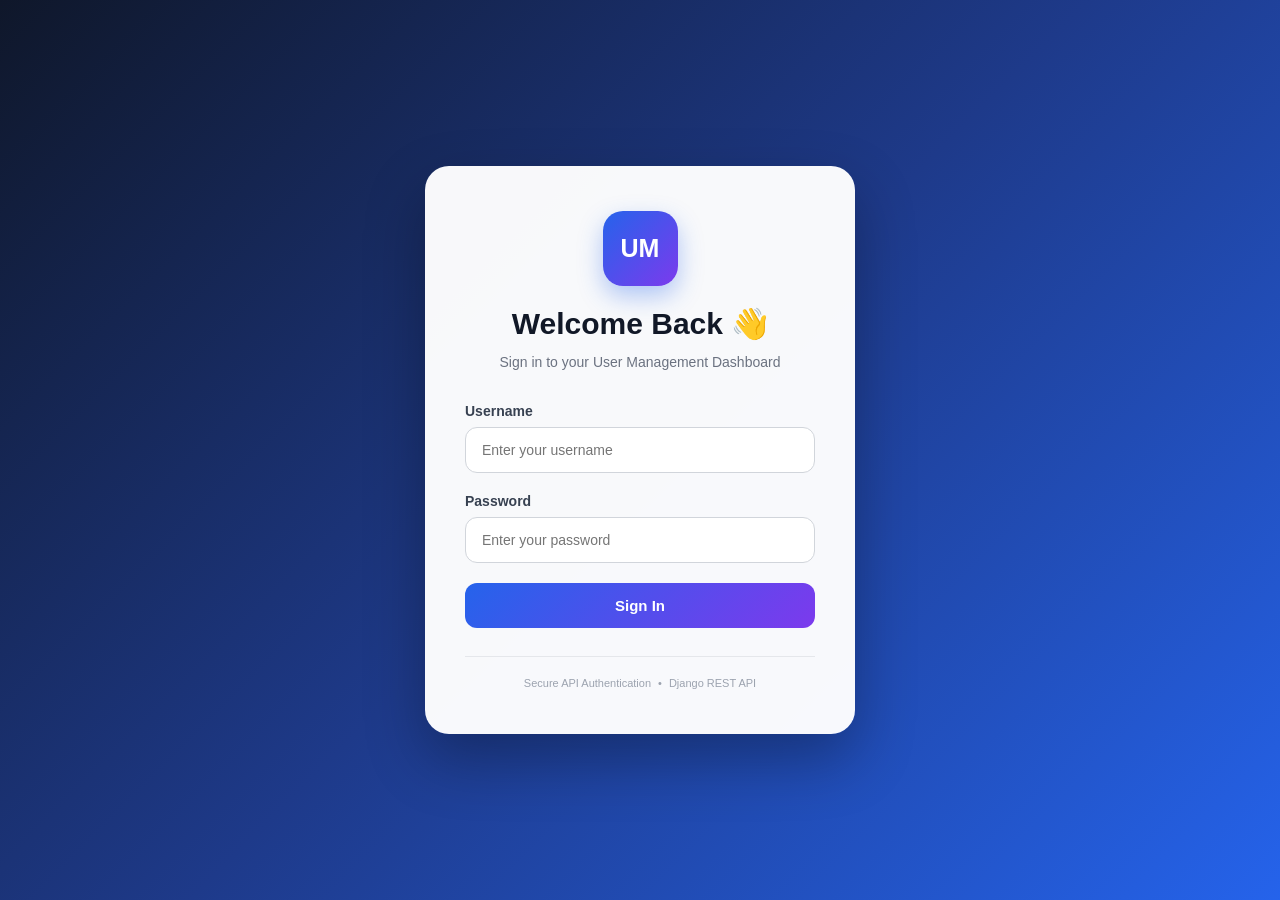
<file: frontend/index.html>
<!DOCTYPE html>
<html lang="en">
<head>
    <meta charset="UTF-8">
    <meta name="viewport" content="width=device-width, initial-scale=1.0">

    <title>User Management System</title>

    <link rel="stylesheet" href="css/style.css">
</head>

<body>

    <div class="login-container">

        <div class="login-card">

            <div class="logo">
                <span>UM</span>
            </div>

            <h1>Welcome Back 👋</h1>

            <p class="subtitle">
                Sign in to your User Management Dashboard
            </p>

            <form id="loginForm">

                <div class="input-group">
                    <label for="username">Username</label>
                    <input
                        type="text"
                        id="username"
                        placeholder="Enter your username"
                        required
                    >
                </div>

                <div class="input-group">
                    <label for="password">Password</label>
                    <input
                        type="password"
                        id="password"
                        placeholder="Enter your password"
                        required
                    >
                </div>

                <button type="submit" class="login-btn">
                    Sign In
                </button>

            </form>

            <p id="loginMessage" class="message"></p>

            <div class="login-footer">
                <span>Secure API Authentication</span>
                <span>•</span>
                <span>Django REST API</span>
            </div>

        </div>

    </div>

    <script src="js/script.js"></script>

</body>
</html>
</file>
<file: frontend/css/style.css>
* {
    margin: 0;
    padding: 0;
    box-sizing: border-box;
}

body {
    font-family: Arial, Helvetica, sans-serif;
    min-height: 100vh;
    background: linear-gradient(135deg, #0f172a, #1e3a8a, #2563eb);
    display: flex;
    justify-content: center;
    align-items: center;
    overflow: hidden;
}

.login-container {
    width: 100%;
    min-height: 100vh;
    display: flex;
    justify-content: center;
    align-items: center;
    padding: 20px;
}

.login-card {
    width: 100%;
    max-width: 430px;
    padding: 45px 40px;
    background: rgba(255, 255, 255, 0.97);
    border-radius: 24px;
    box-shadow: 0 25px 60px rgba(0, 0, 0, 0.3);
    text-align: center;
}

.logo {
    width: 75px;
    height: 75px;
    margin: 0 auto 20px;
    border-radius: 20px;
    background: linear-gradient(135deg, #2563eb, #7c3aed);
    display: flex;
    justify-content: center;
    align-items: center;
    box-shadow: 0 10px 25px rgba(37, 99, 235, 0.35);
}

.logo span {
    color: white;
    font-size: 25px;
    font-weight: 800;
}

.login-card h1 {
    color: #111827;
    font-size: 30px;
    margin-bottom: 10px;
}

.subtitle {
    color: #6b7280;
    font-size: 14px;
    line-height: 1.6;
    margin-bottom: 30px;
}

.input-group {
    text-align: left;
    margin-bottom: 20px;
}

.input-group label {
    display: block;
    color: #374151;
    font-size: 14px;
    font-weight: 600;
    margin-bottom: 8px;
}

.input-group input {
    width: 100%;
    padding: 14px 16px;
    border: 1px solid #d1d5db;
    border-radius: 12px;
    outline: none;
    font-size: 14px;
    transition: 0.3s;
}

.input-group input:focus {
    border-color: #2563eb;
    box-shadow: 0 0 0 4px rgba(37, 99, 235, 0.1);
}

.login-btn {
    width: 100%;
    padding: 14px;
    border: none;
    border-radius: 12px;
    background: linear-gradient(135deg, #2563eb, #7c3aed);
    color: white;
    font-size: 15px;
    font-weight: 700;
    cursor: pointer;
    transition: 0.3s;
}

.login-btn:hover {
    transform: translateY(-2px);
    box-shadow: 0 10px 25px rgba(37, 99, 235, 0.3);
}

.message {
    margin-top: 15px;
    font-size: 14px;
}

.login-footer {
    margin-top: 28px;
    padding-top: 20px;
    border-top: 1px solid #e5e7eb;
    color: #9ca3af;
    font-size: 11px;
    display: flex;
    justify-content: center;
    gap: 7px;
    flex-wrap: wrap;
}

@media (max-width: 500px) {

    .login-card {
        padding: 35px 25px;
    }

    .login-card h1 {
        font-size: 26px;
    }
}
</file>
<file: frontend/css/dashboard.css>
* {
    margin: 0;
    padding: 0;
    box-sizing: border-box;
}

body {
    font-family: Arial, sans-serif;
    background: #f4f7fb;
    color: #1f2937;
}

/* Header */

.dashboard-header {
    background: #1e3a8a;
    color: white;
    padding: 25px 50px;
    display: flex;
    justify-content: space-between;
    align-items: center;
}

.dashboard-header h1 {
    font-size: 28px;
    margin-bottom: 5px;
}

.dashboard-header p {
    opacity: 0.85;
}

.logout-btn {
    background: white;
    color: #1e3a8a;
    border: none;
    padding: 11px 22px;
    border-radius: 8px;
    cursor: pointer;
    font-weight: bold;
}

.logout-btn:hover {
    background: #e5e7eb;
}

/* Main Container */

.dashboard-container {
    width: 90%;
    max-width: 1200px;
    margin: 40px auto;
}

/* Welcome */

.welcome-section {
    margin-bottom: 25px;
}

.welcome-section h2 {
    font-size: 28px;
    margin-bottom: 8px;
}

.welcome-section p {
    color: #6b7280;
}

/* Stats */

.stats-container {
    display: flex;
    gap: 20px;
    margin-bottom: 35px;
}

.stat-card {
    background: white;
    padding: 25px;
    border-radius: 12px;
    flex: 1;
    box-shadow: 0 4px 15px rgba(0, 0, 0, 0.08);
}

.stat-card h3 {
    color: #6b7280;
    margin-bottom: 12px;
}

.stat-card p {
    font-size: 30px;
    font-weight: bold;
}

/* Users Section */

.users-section {
    background: white;
    padding: 25px;
    border-radius: 12px;
    box-shadow: 0 4px 15px rgba(0, 0, 0, 0.08);
}

.section-header {
    display: flex;
    justify-content: space-between;
    align-items: center;
    margin-bottom: 20px;
}

.section-header h2 {
    font-size: 22px;
}

.refresh-btn {
    background: #1e3a8a;
    color: white;
    border: none;
    padding: 10px 18px;
    border-radius: 7px;
    cursor: pointer;
    font-weight: bold;
}

.refresh-btn:hover {
    background: #172554;
}

/* Table */

.table-container {
    overflow-x: auto;
}

table {
    width: 100%;
    border-collapse: collapse;
}

th,
td {
    padding: 14px;
    text-align: left;
    border-bottom: 1px solid #e5e7eb;
}

th {
    background: #f8fafc;
    font-weight: bold;
}

tr:hover {
    background: #f8fafc;
}

/* Messages */

.message {
    margin-bottom: 15px;
    color: #dc2626;
}

/* Responsive */

@media (max-width: 700px) {

    .dashboard-header {
        padding: 20px;
    }

    .dashboard-header h1 {
        font-size: 21px;
    }

    .dashboard-container {
        width: 94%;
    }

    .stats-container {
        flex-direction: column;
    }

    .section-header {
        flex-direction: column;
        align-items: flex-start;
        gap: 15px;
    }
}
/* Add User Section */

.add-user-section {
    background: #ffffff;
    padding: 25px;
    margin-bottom: 25px;
    border-radius: 12px;
    box-shadow: 0 4px 12px rgba(0, 0, 0, 0.08);
}

.add-user-section h2 {
    margin-bottom: 20px;
    color: #333;
}

.form-row {
    display: flex;
    gap: 20px;
    flex-wrap: wrap;
}

.input-group {
    flex: 1;
    min-width: 200px;
}

.input-group label {
    display: block;
    margin-bottom: 8px;
    font-weight: 600;
    color: #444;
}

.input-group input,
.input-group select {
    width: 100%;
    padding: 11px;
    border: 1px solid #ccc;
    border-radius: 7px;
    font-size: 14px;
    box-sizing: border-box;
}

.input-group input:focus,
.input-group select:focus {
    outline: none;
    border-color: #007bff;
}

.add-user-btn {
    margin-top: 20px;
    padding: 11px 25px;
    border: none;
    border-radius: 7px;
    background: #007bff;
    color: white;
    font-size: 15px;
    font-weight: 600;
    cursor: pointer;
}

.add-user-btn:hover {
    background: #0056b3;
}

.message {
    margin-top: 15px;
    font-weight: 600;
}
/* ===============================
   EDIT USER SECTION
   =============================== */

.edit-user-section {
    background: #ffffff;
    padding: 25px;
    margin-bottom: 25px;
    border-radius: 12px;
    box-shadow: 0 4px 12px rgba(0, 0, 0, 0.08);
}

.edit-user-section h2 {
    margin-bottom: 20px;
    color: #333;
}

.update-user-btn {
    margin-top: 20px;
    padding: 11px 25px;
    border: none;
    border-radius: 7px;
    background: #28a745;
    color: white;
    font-size: 15px;
    font-weight: 600;
    cursor: pointer;
}

.update-user-btn:hover {
    background: #218838;
}

.cancel-edit-btn {
    margin-top: 20px;
    margin-left: 10px;
    padding: 11px 25px;
    border: none;
    border-radius: 7px;
    background: #6c757d;
    color: white;
    font-size: 15px;
    font-weight: 600;
    cursor: pointer;
}

.cancel-edit-btn:hover {
    background: #545b62;
}


/* ===============================
   ACTION BUTTONS
   =============================== */

.action-buttons {
    white-space: nowrap;
}

.edit-btn {
    padding: 7px 13px;
    border: none;
    border-radius: 5px;
    background: #007bff;
    color: white;
    cursor: pointer;
    margin-right: 5px;
}

.edit-btn:hover {
    background: #0056b3;
}

.delete-btn {
    padding: 7px 13px;
    border: none;
    border-radius: 5px;
    background: #dc3545;
    color: white;
    cursor: pointer;
}

.delete-btn:hover {
    background: #c82333;
}
</file>
